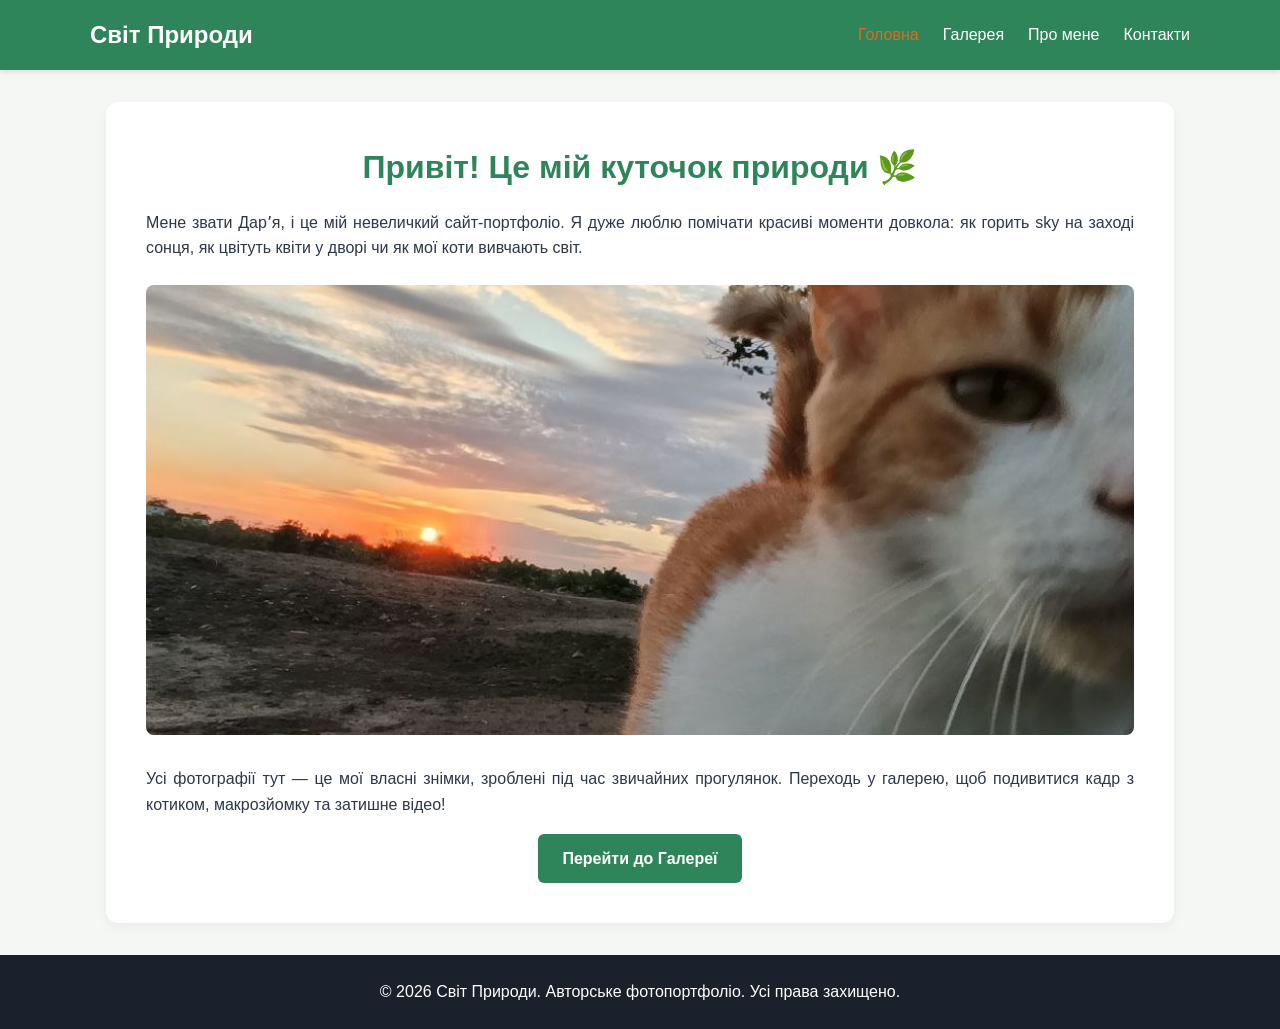
<file: index.html>
<!DOCTYPE html>
<html lang="uk">
<head>
  <meta charset="UTF-8">
  <meta name="viewport" content="width=device-width, initial-scale=1.0">
  <title>Фотопортфоліо Природи | Головна</title>
  <link rel="stylesheet" href="style.css">
</head>
<body>

  <!-- Шапка сайту з навігацією -->
  <header>
    <div class="header-container">
      <div class="logo">
        <h1>Світ Природи</h1>
      </div>
      <nav>
        <ul>
          <li><a href="index.html" class="active">Головна</a></li>
          <li><a href="gallery.html">Галерея</a></li>
          <li><a href="about.html">Про мене</a></li>
          <li><a href="contact.html">Контакти</a></li>
        </ul>
      </nav>
    </div>
  </header>

  <!-- Основний контент -->
  <main>
    <section class="hero">
      <h2>Привіт! Це мій куточок природи 🌿</h2>
      <p>Мене звати Дарʼя, і це мій невеличкий сайт-портфоліо. Я дуже люблю помічати красиві моменти довкола: як горить sky на заході сонця, як цвітуть квіти у дворі чи як мої коти вивчають світ.</p>
      
      <!-- Головне фото (1.jpg) -->
      <img src="1.jpg" alt="Рижий кіт на тлі заходу сонця" class="hero-img">
      
      <p>Усі фотографії тут — це мої власні знімки, зроблені під час звичайних прогулянок. Переходь у галерею, щоб подивитися кадр з котиком, макрозйомку та затишне відео!</p>
      <a href="gallery.html" class="btn">Перейти до Галереї</a>
    </section>
  </main>

  <!-- Підвал сайту -->
  <footer>
    <p>&copy; 2026 Світ Природи. Авторське фотопортфоліо. Усі права захищено.</p>
  </footer>

</body>
</html>
</file>
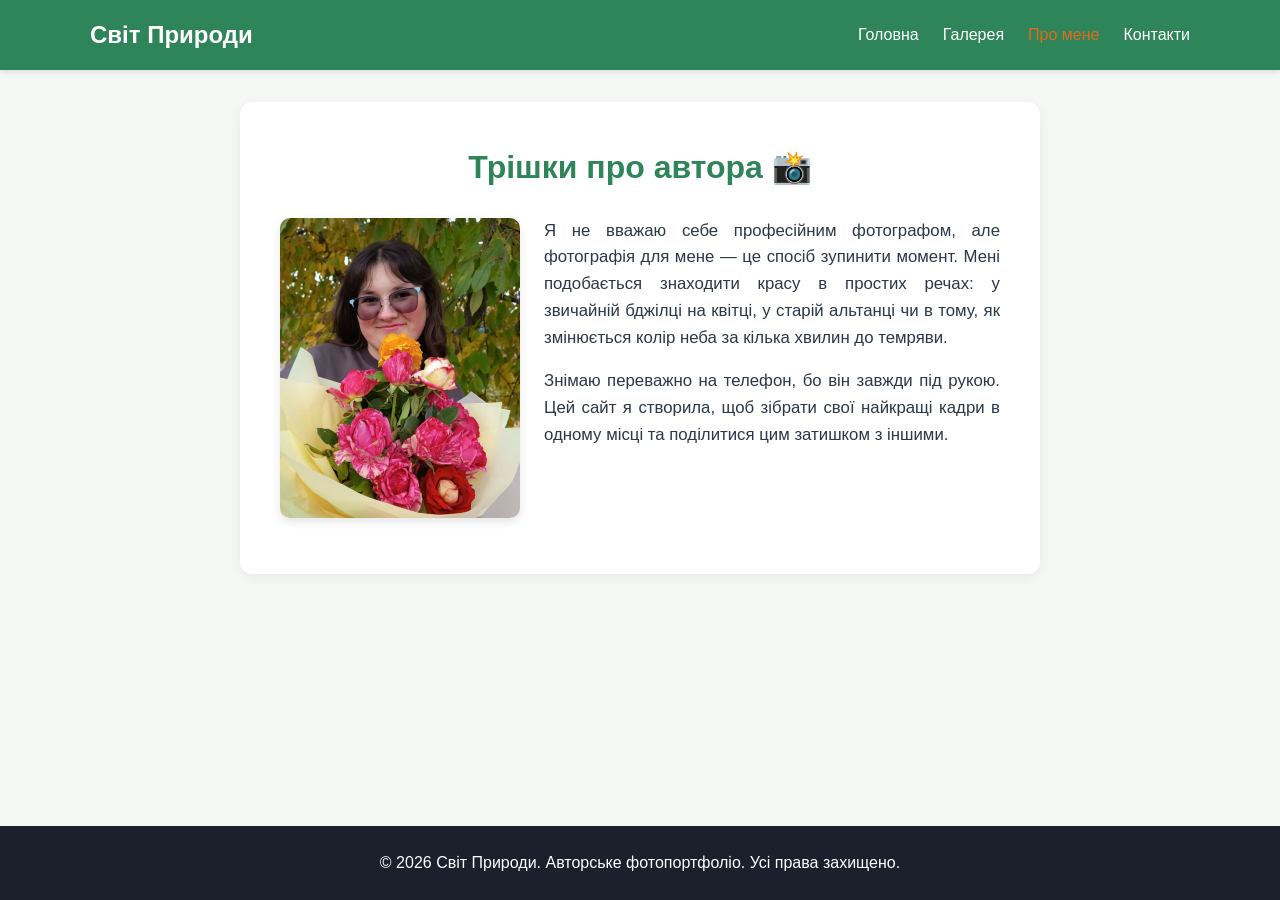
<file: about.html>
<!DOCTYPE html>
<html lang="uk">
<head>
  <meta charset="UTF-8">
  <meta name="viewport" content="width=device-width, initial-scale=1.0">
  <title>Фотопортфоліо Природи | Про мене</title>
  <link rel="stylesheet" href="style.css">
</head>
<body>

  <!-- Шапка сайту з навігацією -->
  <header>
    <div class="header-container">
      <div class="logo">
        <h1>Світ Природи</h1>
      </div>
      <nav>
        <ul>
          <li><a href="index.html">Головна</a></li>
          <li><a href="gallery.html">Галерея</a></li>
          <li><a href="about.html" class="active">Про мене</a></li>
          <li><a href="contact.html">Контакти</a></li>
        </ul>
      </nav>
    </div>
  </header>

  <!-- Основний контент -->
  <main>
    <section class="about-section">
      <h2>Трішки про автора 📸</h2>
      <div class="about-content">
        <img src="about.jpg" alt="Авторка сайту Дарʼя з букетом троянд" class="about-photo">
        <p>Я не вважаю себе професійним фотографом, але фотографія для мене — це спосіб зупинити момент. Мені подобається знаходити красу в простих речах: у звичайній бджілці на квітці, у старій альтанці чи в тому, як змінюється колір неба за кілька хвилин до темряви.</p>
        <p>Знімаю переважно на телефон, бо він завжди під рукою. Цей сайт я створила, щоб зібрати свої найкращі кадри в одному місці та поділитися цим затишком з іншими.</p>
      </div>
    </section>
  </main>

  <!-- Підвал сайту -->
  <footer>
    <p>&copy; 2026 Світ Природи. Авторське фотопортфоліо. Усі права захищено.</p>
  </footer>

</body>
</html>
</file>
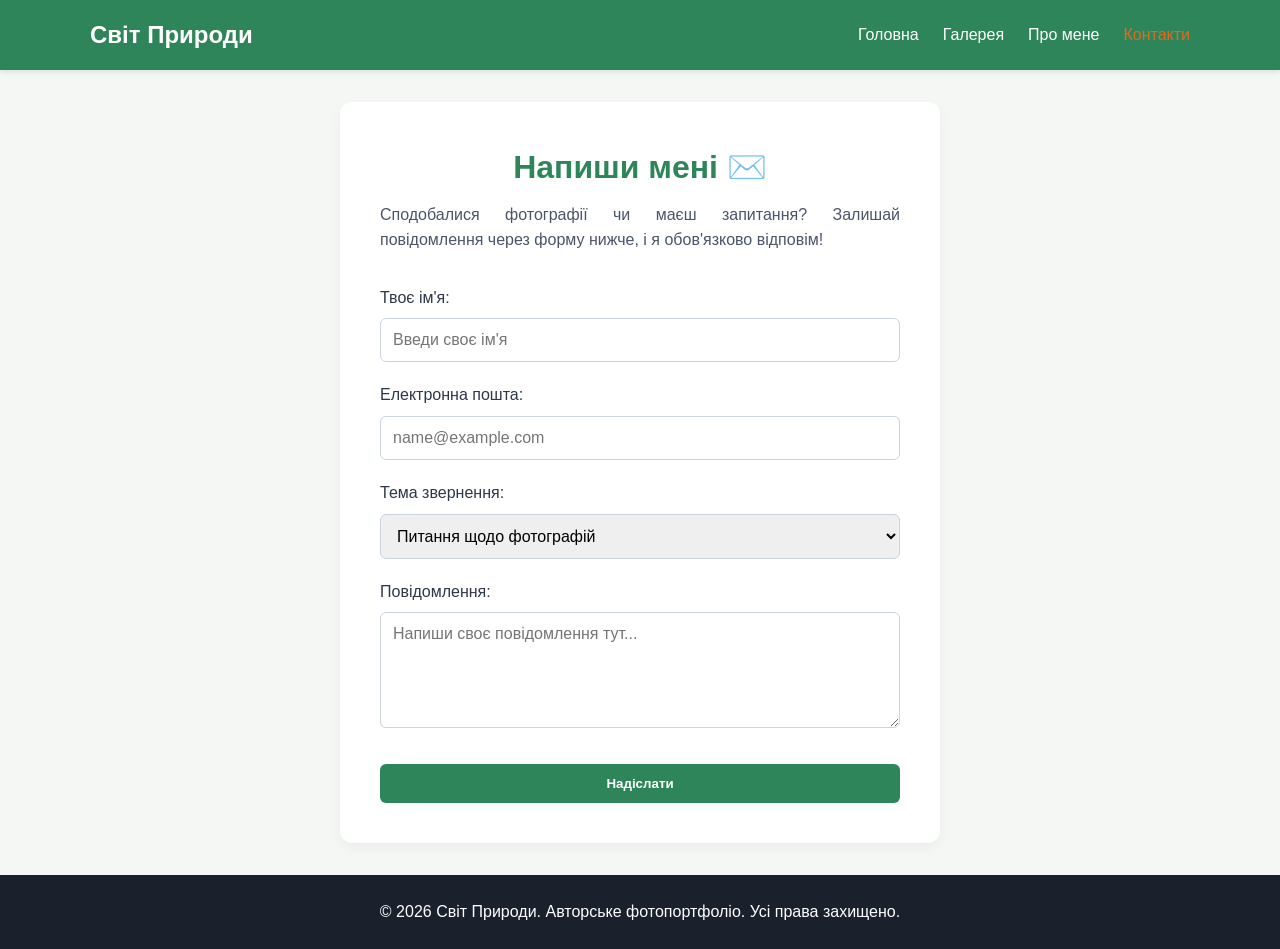
<file: contact.html>
<!DOCTYPE html>
<html lang="uk">
<head>
  <meta charset="UTF-8">
  <meta name="viewport" content="width=device-width, initial-scale=1.0">
  <title>Фотопортфоліо Природи | Контакти</title>
  <link rel="stylesheet" href="style.css">
</head>
<body>

  <!-- Шапка сайту з навігацією -->
  <header>
    <div class="header-container">
      <div class="logo">
        <h1>Світ Природи</h1>
      </div>
      <nav>
        <ul>
          <li><a href="index.html">Головна</a></li>
          <li><a href="gallery.html">Галерея</a></li>
          <li><a href="about.html">Про мене</a></li>
          <li><a href="contact.html" class="active">Контакти</a></li>
        </ul>
      </nav>
    </div>
  </header>

  <!-- Основний контент із формою -->
  <main>
    <section class="contact-section">
      <h2>Напиши мені ✉️</h2>
      <p>Сподобалися фотографії чи маєш запитання? Залишай повідомлення через форму нижче, і я обов'язково відповім!</p>
      
      <!-- Форма зворотного зв'язку (містить 4 різних типи полів: text, email, select, textarea) -->
      <form class="contact-form">
        <div class="form-group">
          <label for="name">Твоє ім'я:</label>
          <input type="text" id="name" name="name" required placeholder="Введи своє ім'я">
        </div>
        
        <div class="form-group">
          <label for="email">Електронна пошта:</label>
          <input type="email" id="email" name="email" required placeholder="name@example.com">
        </div>

        <div class="form-group">
          <label for="topic">Тема звернення:</label>
          <select id="topic" name="topic">
            <option value="photos">Питання щодо фотографій</option>
            <option value="cooperation">Пропозиція співпраці</option>
            <option value="other">Інше</option>
          </select>
        </div>
        
        <div class="form-group">
          <label for="message">Повідомлення:</label>
          <textarea id="message" name="message" rows="5" required placeholder="Напиши своє повідомлення тут..."></textarea>
        </div>
        
        <button type="submit" class="btn">Надіслати</button>
      </form>
    </section>
  </main>

  <!-- Підвал сайту -->
  <footer>
    <p>&copy; 2026 Світ Природи. Авторське фотопортфоліо. Усі права захищено.</p>
  </footer>

</body>
</html>
</file>
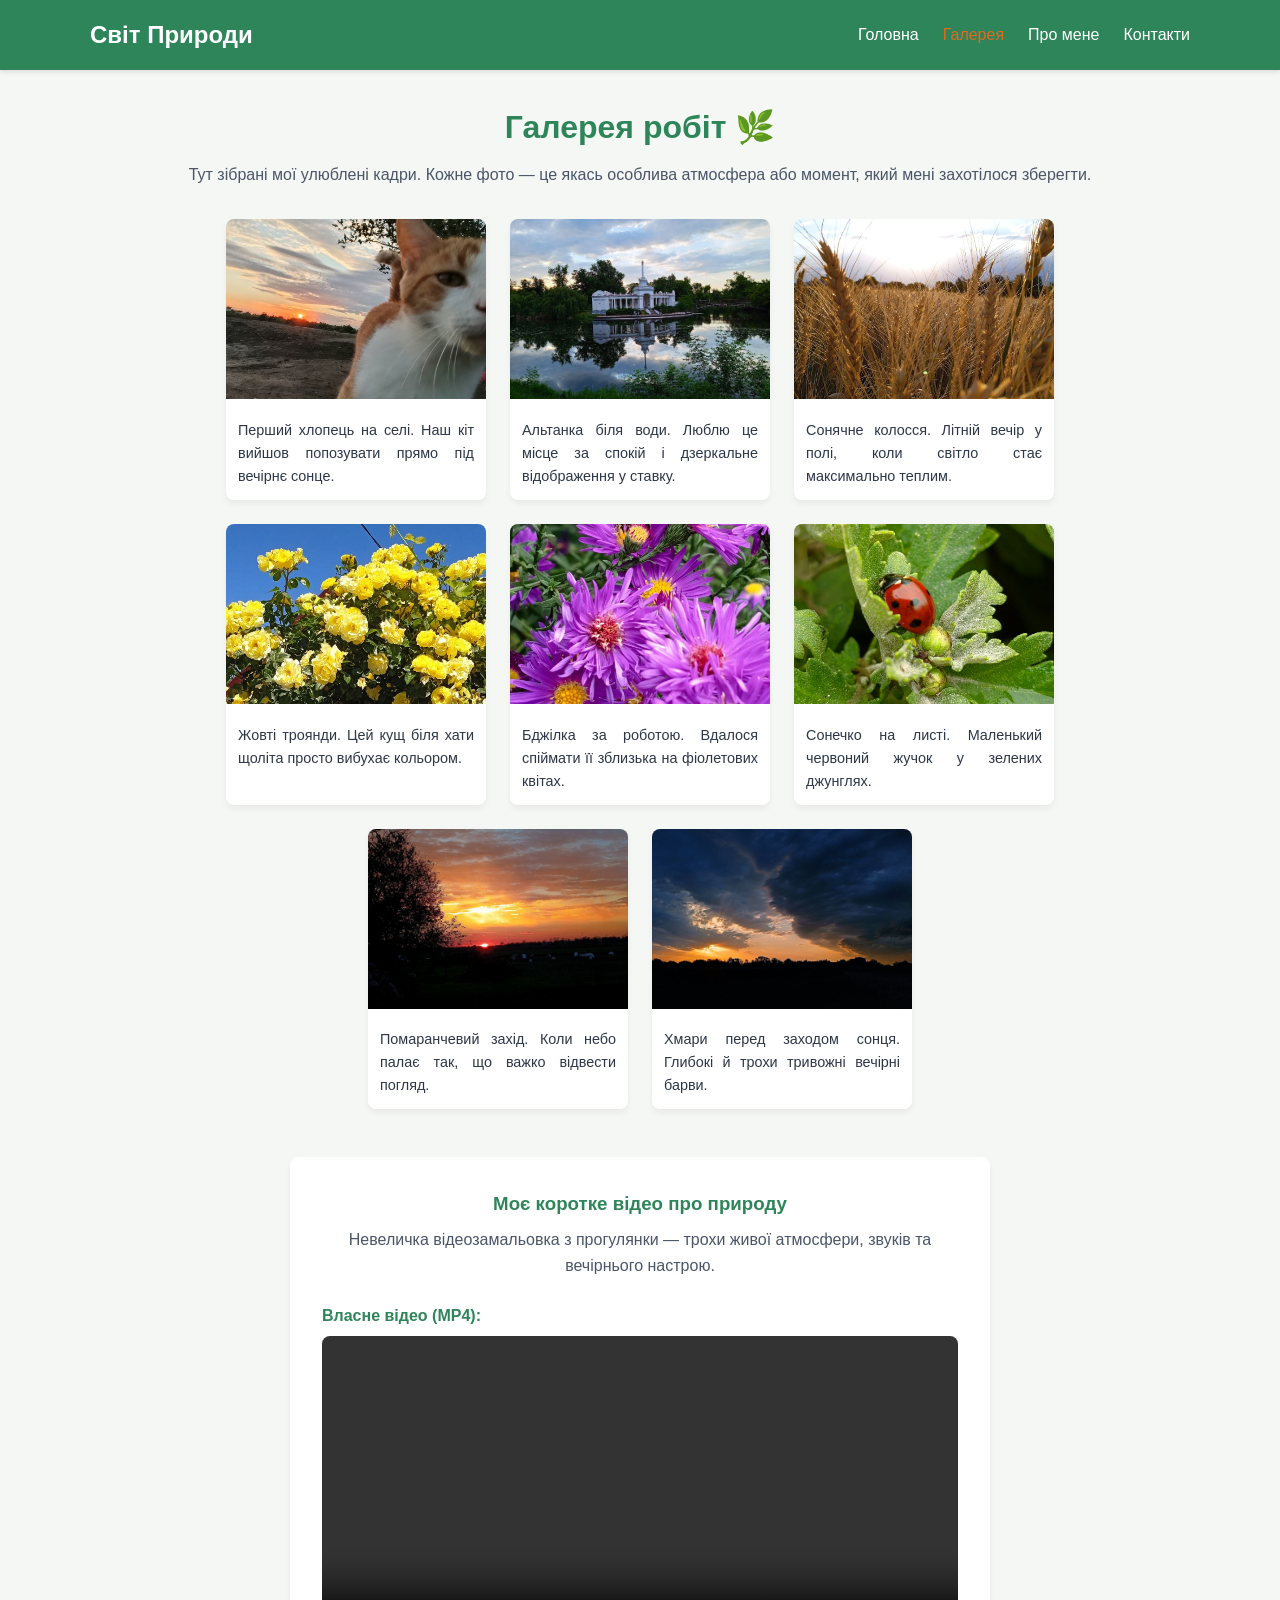
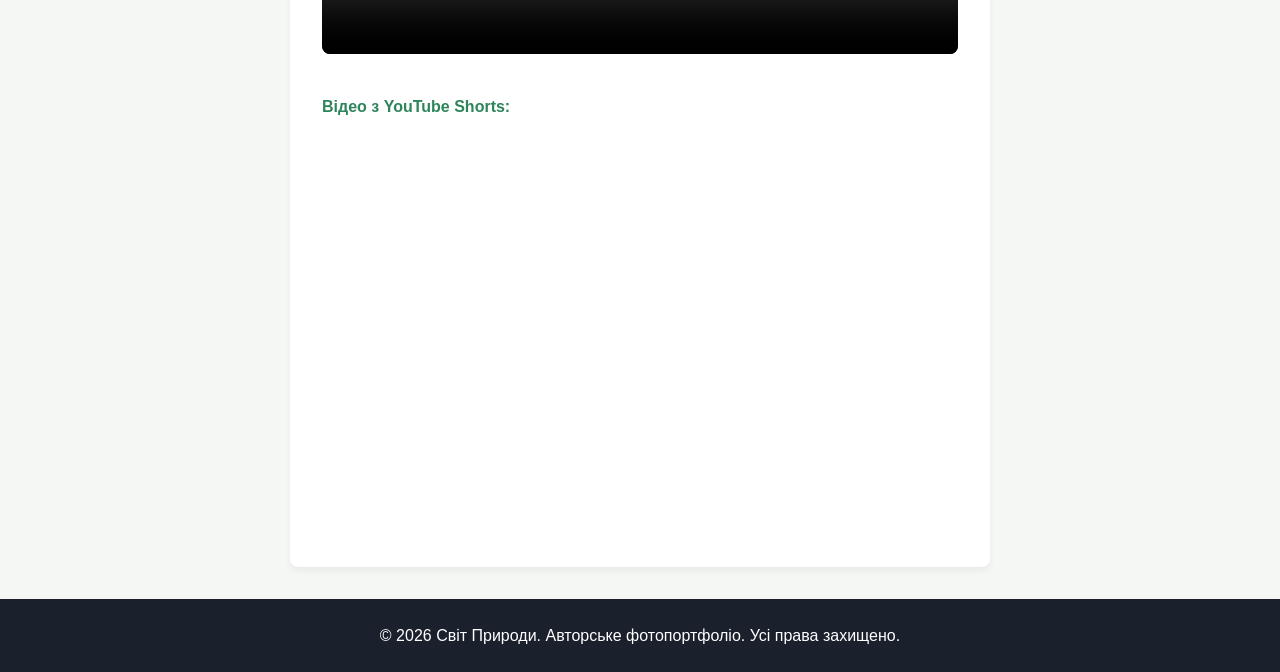
<file: gallery.html>
<!DOCTYPE html>
<html lang="uk">
<head>
  <meta charset="UTF-8">
  <meta name="viewport" content="width=device-width, initial-scale=1.0">
  <title>Фотопортфоліо Природи | Галерея</title>
  <link rel="stylesheet" href="style.css">
</head>
<body>

  <!-- Шапка сайту з навігацією -->
  <header>
    <div class="header-container">
      <div class="logo">
        <h1>Світ Природи</h1>
      </div>
      <nav>
        <ul>
          <li><a href="index.html">Головна</a></li>
          <li><a href="gallery.html" class="active">Галерея</a></li>
          <li><a href="about.html">Про мене</a></li>
          <li><a href="contact.html">Контакти</a></li>
        </ul>
      </nav>
    </div>
  </header>

  <!-- Основний контент галереї -->
  <main>
    <section class="gallery-section">
      <h2>Галерея робіт 🌿</h2>
      <p>Тут зібрані мої улюблені кадри. Кожне фото — це якась особлива атмосфера або момент, який мені захотілося зберегти.</p>

      <!-- Сітка з 8 фотографій -->
      <div class="gallery-grid">
        <div class="gallery-item">
          <img src="1.jpg" alt="Рижий кіт на тлі заходу сонця">
          <p>Перший хлопець на селі. Наш кіт вийшов попозувати прямо під вечірнє сонце.</p>
        </div>
        <div class="gallery-item">
          <img src="2.jpg" alt="Альтанка біля води">
          <p>Альтанка біля води. Люблю це місце за спокій і дзеркальне відображення у ставку.</p>
        </div>
        <div class="gallery-item">
          <img src="3.jpg" alt="Сонячне колосся">
          <p>Сонячне колосся. Літній вечір у полі, коли світло стає максимально теплим.</p>
        </div>
        <div class="gallery-item">
          <img src="4.jpg" alt="Жовті троянди">
          <p>Жовті троянди. Цей кущ біля хати щоліта просто вибухає кольором.</p>
        </div>
        <div class="gallery-item">
          <img src="5.jpg" alt="Бджілка на квітах">
          <p>Бджілка за роботою. Вдалося спіймати її зблизька на фіолетових квітах.</p>
        </div>
        <div class="gallery-item">
          <img src="6.jpg" alt="Сонечко на листі">
          <p>Сонечко на листі. Маленький червоний жучок у зелених джунглях.</p>
        </div>
        <div class="gallery-item">
          <img src="7.jpg" alt="Помаранчевий захід">
          <p>Помаранчевий захід. Коли небо палає так, що важко відвести погляд.</p>
        </div>
        <div class="gallery-item">
          <img src="8.jpg" alt="Вечірні хмари">
          <p>Хмари перед заходом сонця. Глибокі й трохи тривожні вечірні барви.</p>
        </div>
      </div>

      <!-- Мультимедіа блок із відео -->
      <div class="video-container-block">
        <h3>Моє коротке відео про природу</h3>
        <p>Невеличка відеозамальовка з прогулянки — трохи живої атмосфери, звуків та вечірнього настрою.</p>
        
        <!-- Локальне відео з теки video/ -->
        <div class="video-wrapper" style="margin-bottom: 2rem;">
          <h4 style="margin-bottom: 0.5rem; color: var(--accent-green);">Власне відео (MP4):</h4>
          <video src="video1.mp4" controls width="100%" style="border-radius: 8px;">
            Ваш браузер не підтримує відтворення відео.
          </video>
        </div>

        <!-- Відео з YouTube Shorts -->
        <div class="video-wrapper">
          <h4 style="margin-bottom: 0.5rem; color: var(--accent-green);">Відео з YouTube Shorts:</h4>
          <iframe width="100%" height="400" src="https://www.youtube.com/embed/2qp78hBsR2E" title="YouTube video player" frameborder="0" allow="accelerometer; autoplay; clipboard-write; encrypted-media; gyroscope; picture-in-picture" allowfullscreen style="border-radius: 8px;"></iframe>
        </div>
      </div>

    </section>
  </main>

  <!-- Підвал сайту -->
  <footer>
    <p>&copy; 2026 Світ Природи. Авторське фотопортфоліо. Усі права захищено.</p>
  </footer>

</body>
</html>
</file>
<file: style.css>
/* Глобальні CSS-змінні (Палітра природи) */
:root {
  --bg-color: #f4f7f4;
  --card-bg: #ffffff;
  --text-color: #2d3748;
  --accent-green: #2f855a;
  --accent-hover: #276749;
  --accent-gold: #dd6b20;
}

/* Скидання та базові стилі */
* {
  box-sizing: border-box;
  margin: 0;
  padding: 0;
}

body {
  font-family: 'Segoe UI', Tahoma, Geneva, Verdana, sans-serif;
  background-color: var(--bg-color);
  color: var(--text-color);
  line-height: 1.6;
  display: flex;
  flex-direction: column;
  min-height: 100vh;
}

/* Шапка та навігація (Flexbox) */
header {
  background-color: var(--accent-green);
  color: white;
  padding: 1rem 2rem;
  box-shadow: 0 2px 5px rgba(0,0,0,0.1);
}

.header-container {
  max-width: 1100px;
  margin: 0 auto;
  display: flex;
  justify-content: space-between;
  align-items: center;
  flex-wrap: wrap;
}

.logo h1 {
  font-size: 1.5rem;
}

nav ul {
  display: flex;
  list-style: none;
  gap: 1.5rem;
}

nav a {
  color: white;
  text-decoration: none;
  font-weight: 500;
  transition: color 0.3s ease;
}

nav a:hover, nav a.active {
  color: var(--accent-gold);
}

/* Основний контент */
main {
  flex: 1;
  max-width: 1100px;
  width: 100%;
  margin: 2rem auto;
  padding: 0 1rem;
}

/* Герой-блок на головній сторінці */
.hero {
  background-color: var(--card-bg);
  border-radius: 12px;
  padding: 2.5rem;
  text-align: center;
  box-shadow: 0 4px 12px rgba(0,0,0,0.05);
  animation: fadeIn 1s ease-in-out;
}

.hero h2 {
  color: var(--accent-green);
  margin-bottom: 1rem;
  font-size: 2rem;
}

.hero-img {
  width: 100%;
  max-height: 450px;
  object-fit: cover;
  border-radius: 8px;
  margin: 1.5rem 0;
  transition: transform 0.4s ease;
}

.hero-img:hover {
  transform: scale(1.02);
}

/* Кнопки */
.btn {
  display: inline-block;
  background-color: var(--accent-green);
  color: white;
  padding: 0.75rem 1.5rem;
  border-radius: 6px;
  text-decoration: none;
  font-weight: bold;
  margin-top: 1rem;
  transition: background-color 0.3s ease, transform 0.2s ease;
  border: none;
  cursor: pointer;
}

.btn:hover {
  background-color: var(--accent-hover);
  transform: translateY(-2px);
}

/* Стилі для галереї */
.gallery-section {
  text-align: center;
}

.gallery-section h2 {
  color: var(--accent-green);
  margin-bottom: 0.5rem;
  font-size: 2rem;
}

.gallery-section > p {
  margin-bottom: 2rem;
  color: #4a5568;
}

.gallery-grid {
  display: flex;
  flex-wrap: wrap;
  gap: 1.5rem;
  justify-content: center;
  margin-bottom: 3rem;
}

.gallery-item {
  background-color: var(--card-bg);
  border-radius: 8px;
  overflow: hidden;
  width: 260px;
  box-shadow: 0 4px 6px rgba(0,0,0,0.05);
  transition: transform 0.3s ease, box-shadow 0.3s ease;
}

.gallery-item:hover {
  transform: translateY(-5px);
  box-shadow: 0 10px 15px rgba(0,0,0,0.1);
}

.gallery-item img {
  width: 100%;
  height: 180px;
  object-fit: cover;
}

.gallery-item p {
  padding: 0.75rem;
  font-size: 0.9rem;
  color: var(--text-color);
}

/* Мультимедіа блок */
.video-container-block {
  background-color: var(--card-bg);
  padding: 2rem;
  border-radius: 8px;
  box-shadow: 0 4px 6px rgba(0,0,0,0.05);
  max-width: 700px;
  margin: 0 auto;
  text-align: left;
}

.video-container-block h3 {
  color: var(--accent-green);
  margin-bottom: 0.5rem;
  text-align: center;
}

.video-container-block > p {
  text-align: center;
  margin-bottom: 1.5rem;
  color: #4a5568;
}

.video-wrapper {
  margin-top: 1rem;
}

/* Сторінка "Про мене" */
.about-section {
  max-width: 800px;
  margin: 0 auto;
  background-color: var(--card-bg);
  padding: 2.5rem;
  border-radius: 12px;
  box-shadow: 0 4px 12px rgba(0,0,0,0.05);
}

.about-section h2 {
  color: var(--accent-green);
  margin-bottom: 1.5rem;
  font-size: 2rem;
  text-align: center;
}

.about-content p {
  margin-bottom: 1rem;
  font-size: 1.05rem;
}

/* Сторінка "Контакти" та форма */
.contact-section {
  max-width: 600px;
  margin: 0 auto;
  background-color: var(--card-bg);
  padding: 2.5rem;
  border-radius: 12px;
  box-shadow: 0 4px 12px rgba(0,0,0,0.05);
}

.contact-section h2 {
  color: var(--accent-green);
  margin-bottom: 0.5rem;
  font-size: 2rem;
  text-align: center;
}

.contact-section > p {
  text-align: center;
  margin-bottom: 2rem;
  color: #4a5568;
}

.contact-form {
  display: flex;
  flex-direction: column;
  gap: 1.25rem;
}

.form-group {
  display: flex;
  flex-direction: column;
  text-align: left;
}

.form-group label {
  margin-bottom: 0.5rem;
  font-weight: 500;
  color: var(--text-color);
}

.form-group input,
.form-group select,
.form-group textarea {
  padding: 0.75rem;
  border: 1px solid #cbd5e0;
  border-radius: 6px;
  font-size: 1rem;
  font-family: inherit;
  outline: none;
  transition: border-color 0.3s ease;
}

.form-group input:focus,
.form-group select:focus,
.form-group textarea:focus {
  border-color: var(--accent-green);
}

.contact-form .btn {
  width: 100%;
}

/* Підвал сайту */
footer {
  background-color: #1a202c;
  color: white;
  text-align: center;
  padding: 1.5rem 0;
  margin-top: auto;
}

/* Анімація Keyframes */
@keyframes fadeIn {
  from {
    opacity: 0;
    transform: translateY(15px);
  }
  to {
    opacity: 1;
    transform: translateY(0);
  }
}
/* Фото автора з обтіканням текстом */
.about-photo {
  float: left;
  width: 240px;
  height: 300px;
  object-fit: cover;
  border-radius: 10px;
  margin: 0 1.5rem 1rem 0;
  box-shadow: 0 4px 10px rgba(0, 0, 0, 0.1);
}

/* Очищення обтікання, щоб рамка блоку не ламалася */
.about-content::after {
  content: "";
  display: table;
  clear: both;
}
/* Вирівнювання тексту по ширині для блоків з контентом */
.hero p,
.about-content p,
.gallery-item p,
.contact-section > p {
  text-align: justify;
}
/* Адаптивність для мобільних пристроїв (375px) */
@media (max-width: 600px) {
  .header-container {
    flex-direction: column;
    text-align: center;
    gap: 1rem;
  }
  
  nav ul {
    flex-direction: column;
    gap: 0.5rem;
  }
  
  .hero, .about-section, .contact-section, .video-container-block {
    padding: 1.5rem 1rem;
  }
}
</file>
